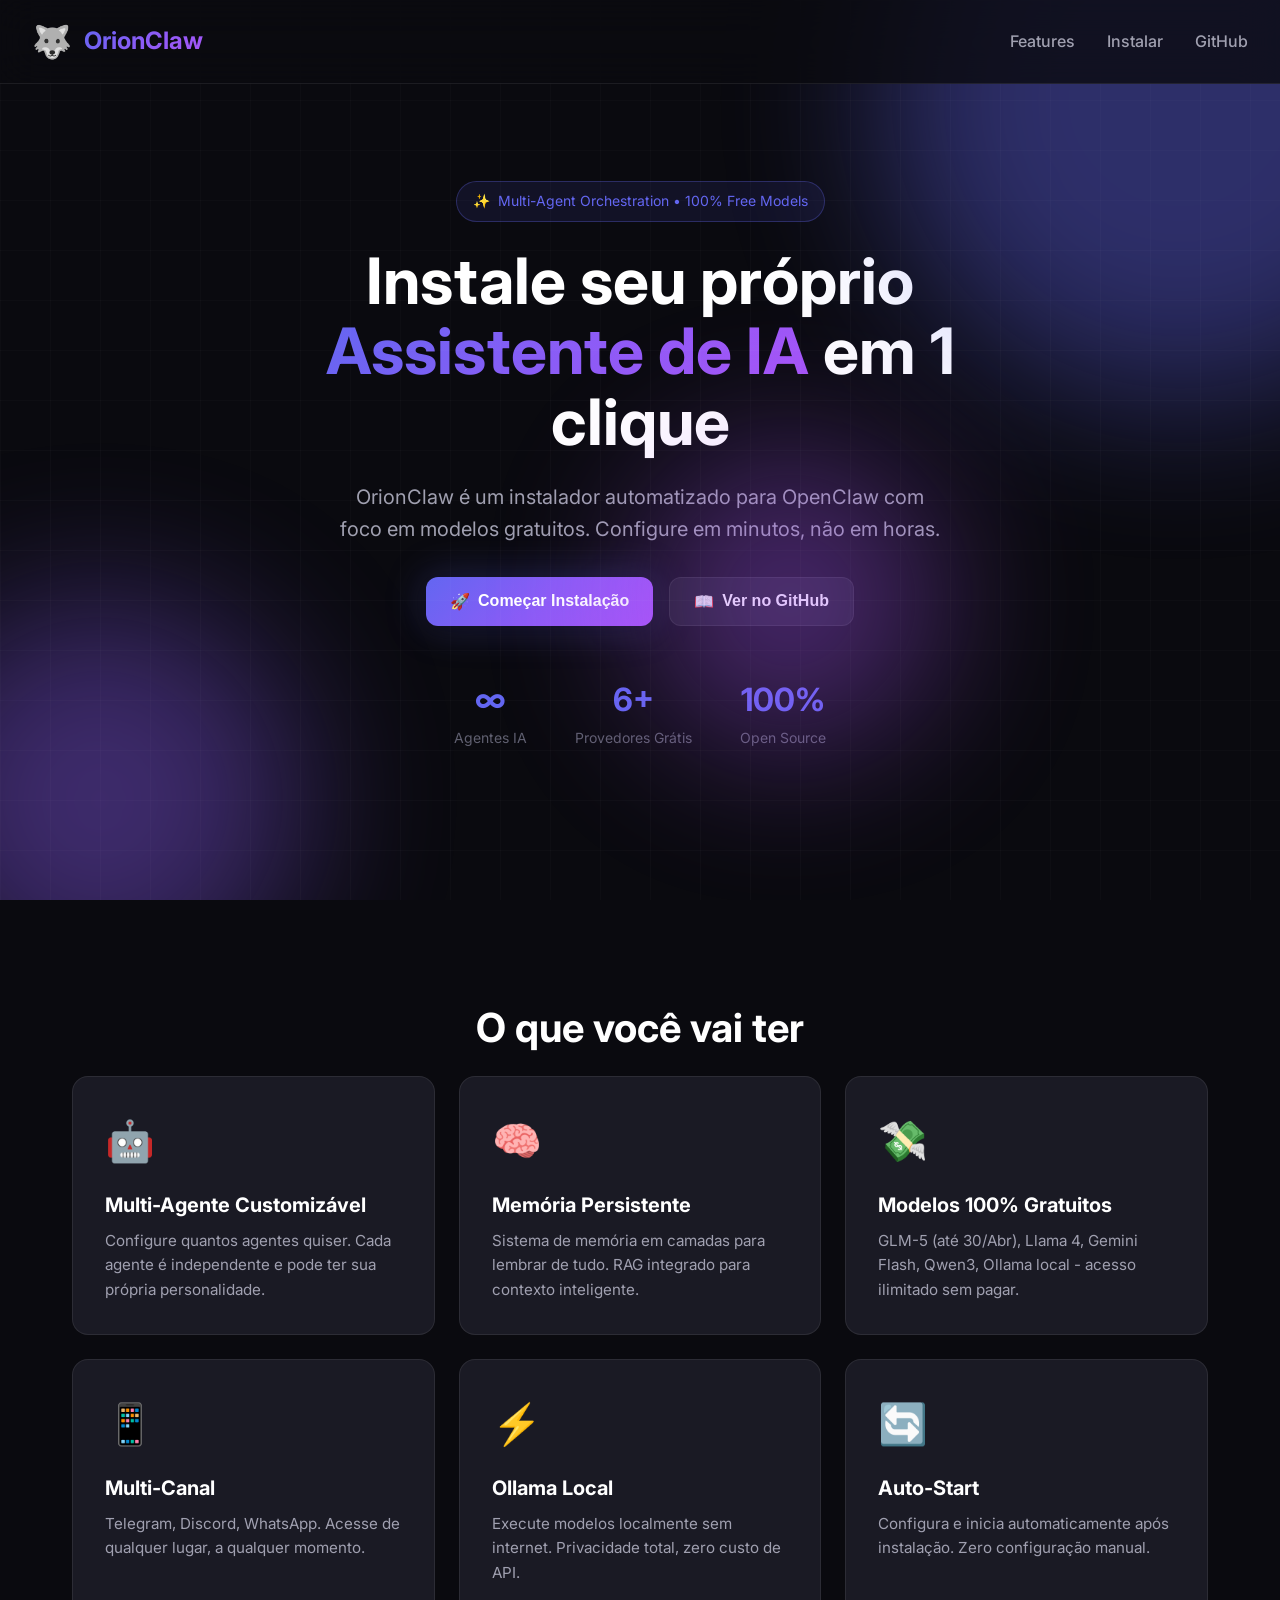
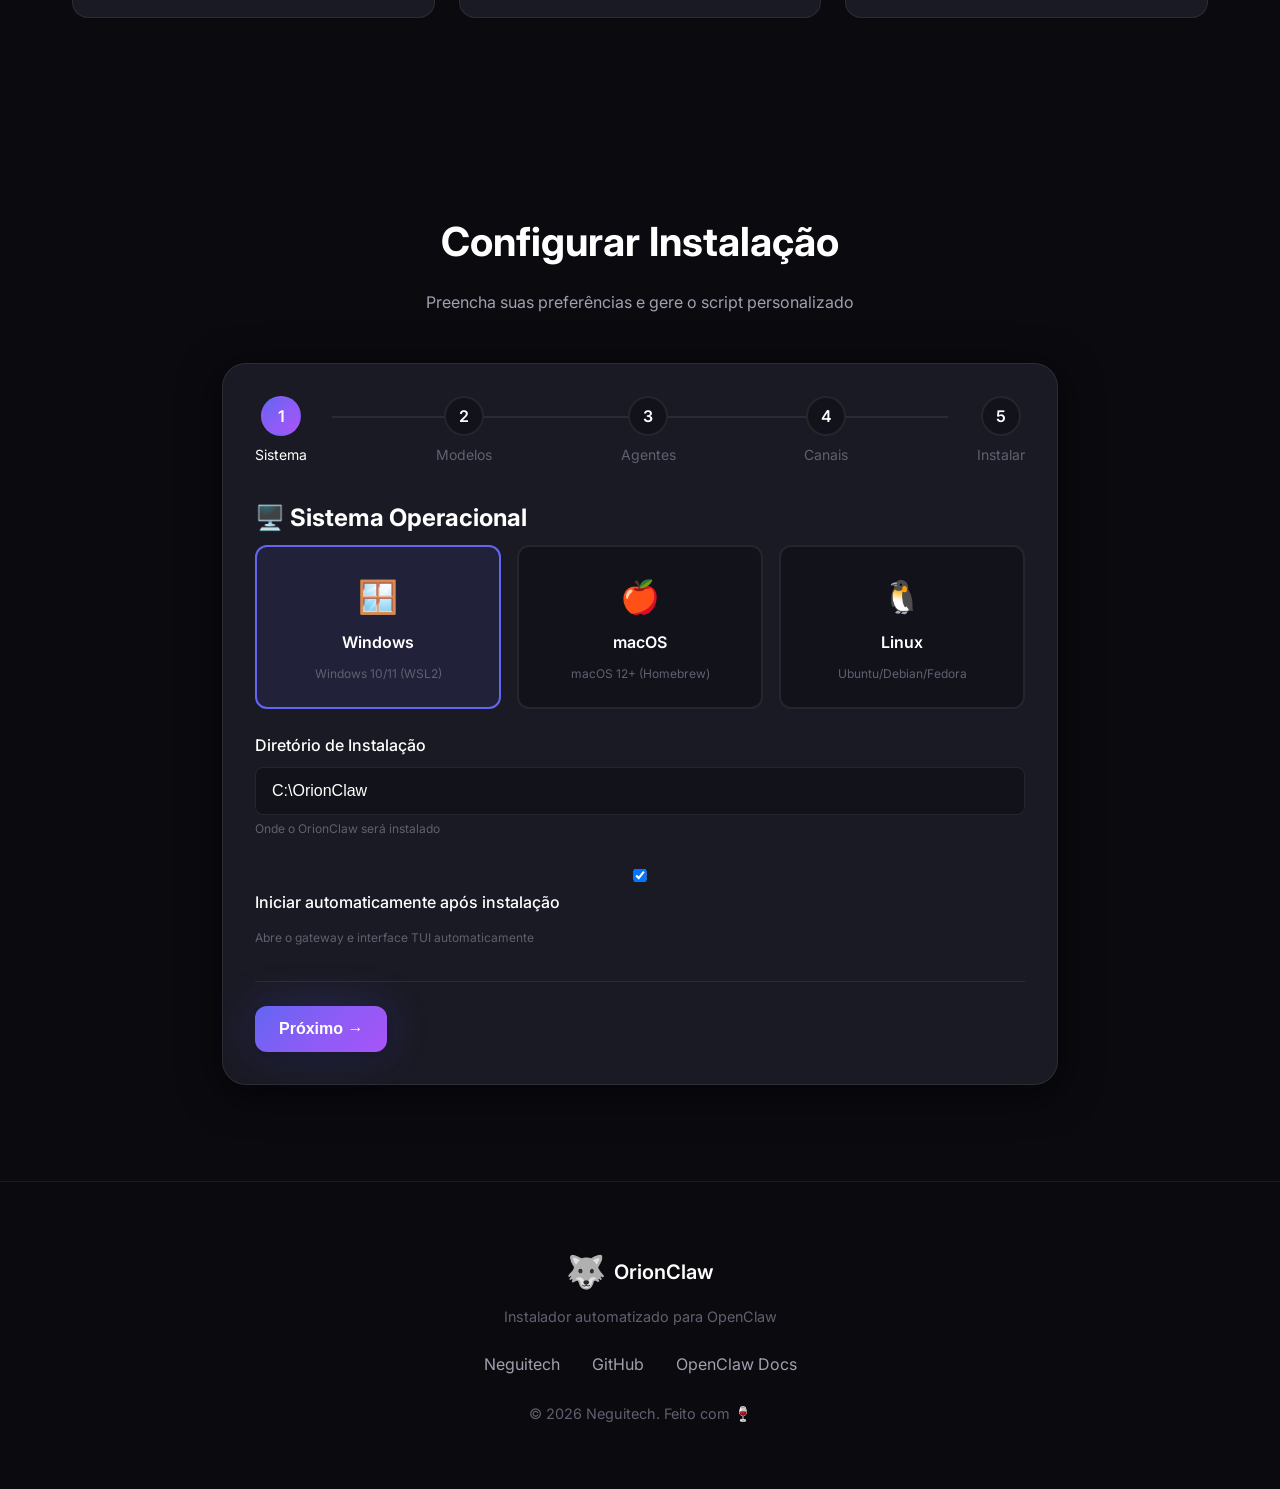
<file: web-installer/index.html>
<!DOCTYPE html>
<html lang="pt-BR">
<head>
  <meta charset="UTF-8">
  <meta name="viewport" content="width=device-width, initial-scale=1.0">
  <title>OrionClaw - One-Click Installer</title>
  
  <!-- Favicon -->
  <link rel="icon" type="image/svg+xml" href="favicon.svg">
  <link rel="icon" type="image/png" sizes="32x32" href="favicon-32.png">
  <link rel="apple-touch-icon" href="apple-touch-icon.png">
  
  <!-- Fonts -->
  <link rel="preconnect" href="https://fonts.googleapis.com">
  <link rel="preconnect" href="https://fonts.gstatic.com" crossorigin>
  <link href="https://fonts.googleapis.com/css2?family=Inter:wght@300;400;500;600;700&display=swap" rel="stylesheet">
  <link rel="stylesheet" href="styles.css">
  
  <!-- Meta -->
  <meta name="description" content="OrionClaw - Instalador automatizado para OpenClaw. Configure seu assistente de IA pessoal com modelos 100% gratuitos em 1 clique.">
  <meta name="theme-color" content="#6366f1">
</head>
<body>
  <div class="app">
    <!-- Background Effects -->
    <div class="bg-effects">
      <div class="orb orb-1"></div>
      <div class="orb orb-2"></div>
      <div class="orb orb-3"></div>
      <div class="grid-overlay"></div>
    </div>

    <!-- Header -->
    <header class="header">
      <div class="logo">
        <span class="logo-icon">🐺</span>
        <span class="logo-text">OrionClaw</span>
      </div>
      <nav class="nav">
        <a href="#features">Features</a>
        <a href="#install">Instalar</a>
        <a href="https://github.com/Neguiolidas/OrionClaw" target="_blank">GitHub</a>
      </nav>
    </header>

    <!-- Hero Section -->
    <section class="hero">
      <div class="hero-content">
        <div class="badge">
          <span class="badge-icon">✨</span>
          <span>Multi-Agent Orchestration • 100% Free Models</span>
        </div>
        <h1 class="hero-title">
          Instale seu próprio
          <span class="gradient-text">Assistente de IA</span>
          em 1 clique
        </h1>
        <p class="hero-description">
          OrionClaw é um instalador automatizado para OpenClaw com foco em modelos gratuitos.
          Configure em minutos, não em horas.
        </p>
        <div class="hero-cta">
          <button class="btn btn-primary" onclick="scrollToInstall()">
            <span class="btn-icon">🚀</span>
            Começar Instalação
          </button>
          <button class="btn btn-secondary" onclick="window.open('https://github.com/Neguiolidas/OrionClaw', '_blank')">
            <span class="btn-icon">📖</span>
            Ver no GitHub
          </button>
        </div>
        <div class="hero-stats">
          <div class="stat">
            <span class="stat-value">∞</span>
            <span class="stat-label">Agentes IA</span>
          </div>
          <div class="stat">
            <span class="stat-value">6+</span>
            <span class="stat-label">Provedores Grátis</span>
          </div>
          <div class="stat">
            <span class="stat-value">100%</span>
            <span class="stat-label">Open Source</span>
          </div>
        </div>
      </div>
    </section>

    <!-- Features Section -->
    <section id="features" class="features">
      <h2 class="section-title">O que você vai ter</h2>
      <div class="features-grid">
        <div class="feature-card">
          <div class="feature-icon">🤖</div>
          <h3>Multi-Agente Customizável</h3>
          <p>Configure quantos agentes quiser. Cada agente é independente e pode ter sua própria personalidade.</p>
        </div>
        <div class="feature-card">
          <div class="feature-icon">🧠</div>
          <h3>Memória Persistente</h3>
          <p>Sistema de memória em camadas para lembrar de tudo. RAG integrado para contexto inteligente.</p>
        </div>
        <div class="feature-card">
          <div class="feature-icon">💸</div>
          <h3>Modelos 100% Gratuitos</h3>
          <p>GLM-5 (até 30/Abr), Llama 4, Gemini Flash, Qwen3, Ollama local - acesso ilimitado sem pagar.</p>
        </div>
        <div class="feature-card">
          <div class="feature-icon">📱</div>
          <h3>Multi-Canal</h3>
          <p>Telegram, Discord, WhatsApp. Acesse de qualquer lugar, a qualquer momento.</p>
        </div>
        <div class="feature-card">
          <div class="feature-icon">⚡</div>
          <h3>Ollama Local</h3>
          <p>Execute modelos localmente sem internet. Privacidade total, zero custo de API.</p>
        </div>
        <div class="feature-card">
          <div class="feature-icon">🔄</div>
          <h3>Auto-Start</h3>
          <p>Configura e inicia automaticamente após instalação. Zero configuração manual.</p>
        </div>
      </div>
    </section>

    <!-- Installation Section -->
    <section id="install" class="install-section">
      <h2 class="section-title">Configurar Instalação</h2>
      <p class="section-subtitle">Preencha suas preferências e gere o script personalizado</p>

      <div class="installer-container">
        <!-- Progress Steps -->
        <div class="progress-steps">
          <div class="step active" data-step="1">
            <div class="step-number">1</div>
            <div class="step-label">Sistema</div>
          </div>
          <div class="step" data-step="2">
            <div class="step-number">2</div>
            <div class="step-label">Modelos</div>
          </div>
          <div class="step" data-step="3">
            <div class="step-number">3</div>
            <div class="step-label">Agentes</div>
          </div>
          <div class="step" data-step="4">
            <div class="step-number">4</div>
            <div class="step-label">Canais</div>
          </div>
          <div class="step" data-step="5">
            <div class="step-number">5</div>
            <div class="step-label">Instalar</div>
          </div>
        </div>

        <!-- Step Forms -->
        <form id="installer-form" class="installer-form">
          <!-- Step 1: Sistema -->
          <div class="form-step active" data-step="1">
            <h3>🖥️ Sistema Operacional</h3>
            <div class="os-selector">
              <label class="os-option">
                <input type="radio" name="os" value="windows" checked>
                <div class="os-card">
                  <span class="os-icon">🪟</span>
                  <span class="os-name">Windows</span>
                  <span class="os-desc">Windows 10/11 (WSL2)</span>
                </div>
              </label>
              <label class="os-option">
                <input type="radio" name="os" value="macos">
                <div class="os-card">
                  <span class="os-icon">🍎</span>
                  <span class="os-name">macOS</span>
                  <span class="os-desc">macOS 12+ (Homebrew)</span>
                </div>
              </label>
              <label class="os-option">
                <input type="radio" name="os" value="linux">
                <div class="os-card">
                  <span class="os-icon">🐧</span>
                  <span class="os-name">Linux</span>
                  <span class="os-desc">Ubuntu/Debian/Fedora</span>
                </div>
              </label>
            </div>

            <div class="form-group">
              <label>Diretório de Instalação</label>
              <input type="text" id="install-dir" placeholder="C:\OrionClaw" value="C:\OrionClaw">
              <span class="form-hint">Onde o OrionClaw será instalado</span>
            </div>

            <div class="form-group">
              <label>
                <input type="checkbox" id="auto-start" checked>
                Iniciar automaticamente após instalação
              </label>
              <span class="form-hint">Abre o gateway e interface TUI automaticamente</span>
            </div>
          </div>

          <!-- Step 2: Modelos -->
          <div class="form-step" data-step="2">
            <h3>🤖 Provedores de IA</h3>
            <p class="step-description">Selecione os provedores e insira suas API keys. Recomendamos começar com os 100% gratuitos.</p>

            <div class="providers-grid">
              <!-- Modal GLM-5 -->
              <label class="provider-option">
                <input type="checkbox" name="providers" value="modal" checked>
                <div class="provider-card featured">
                  <div class="provider-header">
                    <span class="provider-icon">🚀</span>
                    <span class="provider-name">Modal GLM-5</span>
                    <span class="provider-badge free promo">GRÁTIS até 30/Abr</span>
                  </div>
                  <p class="provider-desc">GLM-5 com reasoning ilimitado. Qualidade GPT-4 nível, totalmente grátis!</p>
                  <div class="provider-warning">
                    <span class="warning-icon">⏰</span>
                    <span>Promoção termina em 30 de Abril de 2026</span>
                  </div>
                  <div class="provider-input">
                    <input type="text" name="modal-key" placeholder="ak-...">
                    <a href="https://modal.com/glm-5-endpoint" target="_blank" class="input-link">Obter Token</a>
                  </div>
                </div>
              </label>

              <!-- OpenRouter -->
              <label class="provider-option">
                <input type="checkbox" name="providers" value="openrouter" checked>
                <div class="provider-card">
                  <div class="provider-header">
                    <span class="provider-icon">🌐</span>
                    <span class="provider-name">OpenRouter</span>
                    <span class="provider-badge free">Grátis</span>
                  </div>
                  <p class="provider-desc">Llama 4, Mistral, Qwen3, DeepSeek. Free tier muito generoso.</p>
                  <div class="provider-input">
                    <input type="text" name="openrouter-key" placeholder="sk-or-v1-...">
                    <a href="https://openrouter.ai/keys" target="_blank" class="input-link">Obter API Key</a>
                  </div>
                </div>
              </label>

              <!-- Ollama -->
              <label class="provider-option">
                <input type="checkbox" name="providers" value="ollama">
                <div class="provider-card">
                  <div class="provider-header">
                    <span class="provider-icon">🦙</span>
                    <span class="provider-name">Ollama (Local)</span>
                    <span class="provider-badge free">100% Grátis</span>
                  </div>
                  <p class="provider-desc">Execute modelos localmente. Llama 3, Mistral, Phi-3. Zero custo, privacidade total.</p>
                  <div class="provider-note">
                    <span>Requer: 8GB+ RAM (16GB recomendado)</span>
                  </div>
                </div>
              </label>

              <!-- Google AI -->
              <label class="provider-option">
                <input type="checkbox" name="providers" value="google">
                <div class="provider-card">
                  <div class="provider-header">
                    <span class="provider-icon">🔷</span>
                    <span class="provider-name">Google AI</span>
                    <span class="provider-badge free">Grátis</span>
                  </div>
                  <p class="provider-desc">Gemini 2.5 Flash, Gemma 3 27B. Free tier disponível.</p>
                  <div class="provider-input">
                    <input type="text" name="google-key" placeholder="AIzaSy...">
                    <a href="https://aistudio.google.com/apikey" target="_blank" class="input-link">Obter API Key</a>
                  </div>
                </div>
              </label>

              <!-- OpenCode -->
              <label class="provider-option">
                <input type="checkbox" name="providers" value="opencode">
                <div class="provider-card">
                  <div class="provider-header">
                    <span class="provider-icon">💻</span>
                    <span class="provider-name">OpenCode</span>
                    <span class="provider-badge free">Grátis</span>
                  </div>
                  <p class="provider-desc">GLM-4.7 Free, Kimi K2.5 Free. Modelos gratuitos de alta qualidade.</p>
                  <div class="provider-input">
                    <input type="text" name="opencode-key" placeholder="opencode_...">
                    <a href="https://opencode.ai" target="_blank" class="input-link">Obter API Key</a>
                  </div>
                </div>
              </label>

              <!-- Kilo Gateway -->
              <label class="provider-option">
                <input type="checkbox" name="providers" value="kilo">
                <div class="provider-card">
                  <div class="provider-header">
                    <span class="provider-icon">⚡</span>
                    <span class="provider-name">Kilo Gateway</span>
                    <span class="provider-badge free">Grátis</span>
                  </div>
                  <p class="provider-desc">Gateway unificado com auto-routing. Seleciona o melhor modelo automaticamente.</p>
                  <div class="provider-input">
                    <input type="text" name="kilo-key" placeholder="kilo_...">
                    <a href="https://kilocode.ai" target="_blank" class="input-link">Obter API Key</a>
                  </div>
                </div>
              </label>

              <!-- Anthropic -->
              <label class="provider-option">
                <input type="checkbox" name="providers" value="anthropic">
                <div class="provider-card">
                  <div class="provider-header">
                    <span class="provider-icon">🧬</span>
                    <span class="provider-name">Anthropic</span>
                    <span class="provider-badge paid">Pago</span>
                  </div>
                  <p class="provider-desc">Claude Opus 4.5, Claude Sonnet 4.6. Qualidade premium.</p>
                  <div class="provider-input">
                    <input type="text" name="anthropic-key" placeholder="sk-ant-...">
                    <a href="https://console.anthropic.com/" target="_blank" class="input-link">Obter API Key</a>
                  </div>
                </div>
              </label>

              <!-- OpenAI -->
              <label class="provider-option">
                <input type="checkbox" name="providers" value="openai">
                <div class="provider-card">
                  <div class="provider-header">
                    <span class="provider-icon">🤖</span>
                    <span class="provider-name">OpenAI</span>
                    <span class="provider-badge paid">Pago</span>
                  </div>
                  <p class="provider-desc">GPT-4.5, o3, o4-mini. O mais popular.</p>
                  <div class="provider-input">
                    <input type="text" name="openai-key" placeholder="sk-...">
                    <a href="https://platform.openai.com/api-keys" target="_blank" class="input-link">Obter API Key</a>
                  </div>
                </div>
              </label>
            </div>
          </div>

          <!-- Step 3: Agentes -->
          <div class="form-step" data-step="3">
            <h3>🤖 Configuração de Agentes</h3>
            <p class="step-description">Configure quantos agentes você quer. Cada agente é independente e customizável.</p>

            <div class="agents-warning">
              <div class="warning-icon-large">⚠️</div>
              <div class="warning-content">
                <h4>Atenção: Custo por Agente</h4>
                <p>Cada agente que roda em paralelo <strong>consome tokens do provedor</strong>.</p>
                <ul>
                  <li>1 agente = uso normal</li>
                  <li>3-5 agentes = 3-5x mais tokens</li>
                  <li>10+ agentes = uso intensivo (recomendado apenas com provedores gratuitos)</li>
                </ul>
              </div>
            </div>

            <div class="form-group">
              <label>Quantidade de Agentes</label>
              <div class="agents-slider-container">
                <input type="range" id="agent-count" name="agent-count" min="1" max="15" value="1" class="agents-slider">
                <div class="agents-value">
                  <span id="agent-count-display">1</span>
                  <span class="agents-label">agente(s)</span>
                </div>
              </div>
              <div class="agents-presets">
                <button type="button" class="preset-btn" onclick="setAgentCount(1)">Solo (1)</button>
                <button type="button" class="preset-btn" onclick="setAgentCount(3)">Trio (3)</button>
                <button type="button" class="preset-btn" onclick="setAgentCount(5)">Squad (5)</button>
                <button type="button" class="preset-btn" onclick="setAgentCount(10)">Team (10)</button>
              </div>
            </div>

            <div class="form-group">
              <label>Nome do Agente Principal</label>
              <input type="text" id="agent-name" placeholder="Ex: Jarvis, Friday, Cortana..." value="">
              <span class="form-hint">O nome que você quer dar ao seu assistente principal</span>
            </div>

            <div class="form-group">
              <label>Personalidade</label>
              <select id="agent-personality" class="form-select">
                <option value="neutral">Neutro - Profissional e objetivo</option>
                <option value="friendly">Amigável - Casual e acolhedor</option>
                <option value="formal">Formal - Respeitoso e técnico</option>
                <option value="witty">Espirituoso - Inteligente com humor</option>
                <option value="custom">Customizado - Defina você mesmo</option>
              </select>
            </div>

            <div class="form-group" id="custom-personality-group" style="display: none;">
              <label>Descrição da Personalidade</label>
              <textarea id="custom-personality" placeholder="Descreva como você quer que seu agente se comporte..."></textarea>
            </div>

            <div class="agents-cost-estimate">
              <h4>💰 Estimativa de Custo</h4>
              <div id="cost-estimate">
                <p class="cost-free">✅ Com provedores gratuitos selecionados: <strong>$0/mês</strong></p>
              </div>
            </div>
          </div>

          <!-- Step 4: Canais -->
          <div class="form-step" data-step="4">
            <h3>💬 Canais de Comunicação</h3>
            <p class="step-description">Escolha como você quer interagir com seu assistente. Terminal/CLI está sempre disponível.</p>

            <div class="channels-grid">
              <label class="channel-option">
                <input type="checkbox" name="channels" value="telegram" checked>
                <div class="channel-card">
                  <span class="channel-icon">📱</span>
                  <span class="channel-name">Telegram</span>
                  <div class="channel-input">
                    <input type="text" name="telegram-token" placeholder="1234567890:ABCdefGHIjklMNOpqrsTUVwxyz">
                    <a href="https://t.me/BotFather" target="_blank" class="input-link">Criar Bot</a>
                  </div>
                  <span class="channel-hint">Token do bot obtido via @BotFather</span>
                </div>
              </label>

              <label class="channel-option">
                <input type="checkbox" name="channels" value="discord">
                <div class="channel-card">
                  <span class="channel-icon">🎮</span>
                  <span class="channel-name">Discord</span>
                  <div class="channel-input">
                    <input type="text" name="discord-token" placeholder="MTk4NjIyNDgzNDc...">
                    <a href="https://discord.com/developers/applications" target="_blank" class="input-link">Criar Bot</a>
                  </div>
                  <span class="channel-hint">Bot Token do Discord Developer Portal</span>
                </div>
              </label>

              <label class="channel-option">
                <input type="checkbox" name="channels" value="whatsapp">
                <div class="channel-card">
                  <span class="channel-icon">💚</span>
                  <span class="channel-name">WhatsApp</span>
                  <span class="channel-note">Configure via QR Code após instalação</span>
                </div>
              </label>
            </div>

            <div class="form-group">
              <label>Seu nome (como o assistente vai te chamar)</label>
              <input type="text" id="user-name" placeholder="Seu nome" required>
            </div>
          </div>

          <!-- Step 5: Instalar -->
          <div class="form-step" data-step="5">
            <h3>🚀 Pronto para Instalar!</h3>
            
            <div class="summary-card">
              <h4>Resumo da Configuração</h4>
              <div id="config-summary"></div>
            </div>

            <div class="install-options">
              <div class="install-option">
                <h4>Opção 1: Download do Script</h4>
                <p>Baixe e execute manualmente</p>
                <button type="button" class="btn btn-primary" onclick="downloadScript()">
                  <span class="btn-icon">📥</span>
                  Baixar Script
                </button>
              </div>

              <div class="install-option">
                <h4>Opção 2: Copiar Comando</h4>
                <p>Cole no PowerShell/Terminal como Administrador</p>
                <div class="code-block">
                  <code id="install-command"></code>
                  <button type="button" class="copy-btn" onclick="copyCommand()">
                    <span>📋</span>
                  </button>
                </div>
              </div>
            </div>

            <div class="install-notes">
              <h4>⚠️ Importante</h4>
              <ul>
                <li>Execute o PowerShell/Terminal como <strong>Administrador</strong></li>
                <li>A instalação pode levar 5-15 minutos dependendo da conexão</li>
                <li><strong>Dependências instaladas automaticamente:</strong></li>
                <ul>
                  <li>Node.js 22 LTS</li>
                  <li>Git</li>
                  <li>OpenClaw CLI</li>
                  <li>Dependências do sistema (curl, build-essential)</li>
                </ul>
                <li>Se selecionou Ollama, será instalado automaticamente</li>
                <li>Gateway iniciará automaticamente após instalação</li>
              </ul>
            </div>
          </div>

          <!-- Navigation Buttons -->
          <div class="form-navigation">
            <button type="button" class="btn btn-ghost" id="prev-btn" onclick="prevStep()" style="display: none;">
              ← Anterior
            </button>
            <button type="button" class="btn btn-primary" id="next-btn" onclick="nextStep()">
              Próximo →
            </button>
          </div>
        </form>
      </div>
    </section>

    <!-- Footer -->
    <footer class="footer">
      <div class="footer-content">
        <div class="footer-logo">
          <span class="logo-icon">🐺</span>
          <span>OrionClaw</span>
        </div>
        <p>Instalador automatizado para OpenClaw</p>
        <div class="footer-links">
          <a href="https://neguitech.app">Neguitech</a>
          <a href="https://github.com/Neguiolidas/OrionClaw">GitHub</a>
          <a href="https://docs.openclaw.ai">OpenClaw Docs</a>
        </div>
        <p class="footer-copyright">© 2026 Neguitech. Feito com 🍷</p>
      </div>
    </footer>
  </div>

  <script src="app.js"></script>
</body>
</html>
</file>
<file: web-installer/styles.css>
/* OrionClaw Installer - Modern Dark Theme */

:root {
  --bg-primary: #0a0a0f;
  --bg-secondary: #12121a;
  --bg-card: #1a1a24;
  --bg-card-hover: #22222e;
  
  --text-primary: #ffffff;
  --text-secondary: #a0a0b0;
  --text-muted: #606070;
  
  --accent-primary: #6366f1;
  --accent-secondary: #8b5cf6;
  --accent-gradient: linear-gradient(135deg, #6366f1 0%, #8b5cf6 50%, #a855f7 100%);
  
  --success: #22c55e;
  --warning: #f59e0b;
  --error: #ef4444;
  
  --border-color: rgba(255, 255, 255, 0.08);
  --border-hover: rgba(255, 255, 255, 0.15);
  
  --shadow-sm: 0 2px 8px rgba(0, 0, 0, 0.3);
  --shadow-md: 0 4px 20px rgba(0, 0, 0, 0.4);
  --shadow-lg: 0 8px 40px rgba(0, 0, 0, 0.5);
  --shadow-glow: 0 0 40px rgba(99, 102, 241, 0.3);
  
  --radius-sm: 8px;
  --radius-md: 12px;
  --radius-lg: 16px;
  --radius-xl: 24px;
  
  --transition-fast: 0.15s ease;
  --transition-normal: 0.3s ease;
  --transition-slow: 0.5s ease;
}

* {
  margin: 0;
  padding: 0;
  box-sizing: border-box;
}

html {
  scroll-behavior: smooth;
}

body {
  font-family: 'Inter', -apple-system, BlinkMacSystemFont, 'Segoe UI', sans-serif;
  background: var(--bg-primary);
  color: var(--text-primary);
  line-height: 1.6;
  min-height: 100vh;
  overflow-x: hidden;
}

/* Background Effects */
.bg-effects {
  position: fixed;
  top: 0;
  left: 0;
  width: 100%;
  height: 100%;
  pointer-events: none;
  z-index: 0;
  overflow: hidden;
}

.orb {
  position: absolute;
  border-radius: 50%;
  filter: blur(80px);
  opacity: 0.4;
  animation: float 20s ease-in-out infinite;
}

.orb-1 {
  width: 600px;
  height: 600px;
  background: var(--accent-primary);
  top: -200px;
  right: -200px;
  animation-delay: 0s;
}

.orb-2 {
  width: 400px;
  height: 400px;
  background: var(--accent-secondary);
  bottom: -100px;
  left: -100px;
  animation-delay: -7s;
}

.orb-3 {
  width: 300px;
  height: 300px;
  background: #a855f7;
  top: 50%;
  left: 50%;
  animation-delay: -14s;
}

@keyframes float {
  0%, 100% { transform: translate(0, 0) scale(1); }
  25% { transform: translate(30px, -30px) scale(1.05); }
  50% { transform: translate(-20px, 20px) scale(0.95); }
  75% { transform: translate(20px, 30px) scale(1.02); }
}

.grid-overlay {
  position: absolute;
  top: 0;
  left: 0;
  width: 100%;
  height: 100%;
  background-image: 
    linear-gradient(rgba(255, 255, 255, 0.02) 1px, transparent 1px),
    linear-gradient(90deg, rgba(255, 255, 255, 0.02) 1px, transparent 1px);
  background-size: 50px 50px;
}

/* App Container */
.app {
  position: relative;
  z-index: 1;
}

/* Header */
.header {
  position: fixed;
  top: 0;
  left: 0;
  right: 0;
  padding: 1rem 2rem;
  display: flex;
  justify-content: space-between;
  align-items: center;
  background: rgba(10, 10, 15, 0.8);
  backdrop-filter: blur(20px);
  border-bottom: 1px solid var(--border-color);
  z-index: 100;
}

.logo {
  display: flex;
  align-items: center;
  gap: 0.75rem;
  font-size: 1.5rem;
  font-weight: 700;
}

.logo-icon {
  font-size: 2rem;
}

.logo-text {
  background: var(--accent-gradient);
  -webkit-background-clip: text;
  -webkit-text-fill-color: transparent;
  background-clip: text;
}

.nav {
  display: flex;
  gap: 2rem;
}

.nav a {
  color: var(--text-secondary);
  text-decoration: none;
  font-weight: 500;
  transition: color var(--transition-fast);
}

.nav a:hover {
  color: var(--text-primary);
}

/* Hero Section */
.hero {
  min-height: 100vh;
  display: flex;
  align-items: center;
  justify-content: center;
  padding: 6rem 2rem 4rem;
  text-align: center;
}

.hero-content {
  max-width: 800px;
}

.badge {
  display: inline-flex;
  align-items: center;
  gap: 0.5rem;
  padding: 0.5rem 1rem;
  background: rgba(99, 102, 241, 0.1);
  border: 1px solid rgba(99, 102, 241, 0.3);
  border-radius: 9999px;
  font-size: 0.875rem;
  color: var(--accent-primary);
  margin-bottom: 1.5rem;
}

.hero-title {
  font-size: clamp(2.5rem, 5vw, 4rem);
  font-weight: 700;
  line-height: 1.1;
  margin-bottom: 1.5rem;
}

.gradient-text {
  background: var(--accent-gradient);
  -webkit-background-clip: text;
  -webkit-text-fill-color: transparent;
  background-clip: text;
}

.hero-description {
  font-size: 1.25rem;
  color: var(--text-secondary);
  margin-bottom: 2rem;
  max-width: 600px;
  margin-left: auto;
  margin-right: auto;
}

.hero-cta {
  display: flex;
  gap: 1rem;
  justify-content: center;
  flex-wrap: wrap;
  margin-bottom: 3rem;
}

.hero-stats {
  display: flex;
  justify-content: center;
  gap: 3rem;
}

.stat {
  text-align: center;
}

.stat-value {
  display: block;
  font-size: 2rem;
  font-weight: 700;
  color: var(--accent-primary);
}

.stat-label {
  font-size: 0.875rem;
  color: var(--text-muted);
}

/* Buttons */
.btn {
  display: inline-flex;
  align-items: center;
  gap: 0.5rem;
  padding: 0.875rem 1.5rem;
  border-radius: var(--radius-md);
  font-size: 1rem;
  font-weight: 600;
  cursor: pointer;
  transition: all var(--transition-fast);
  border: none;
  text-decoration: none;
}

.btn-primary {
  background: var(--accent-gradient);
  color: white;
  box-shadow: var(--shadow-md), var(--shadow-glow);
}

.btn-primary:hover {
  transform: translateY(-2px);
  box-shadow: var(--shadow-lg), 0 0 60px rgba(99, 102, 241, 0.4);
}

.btn-secondary {
  background: var(--bg-card);
  color: var(--text-primary);
  border: 1px solid var(--border-color);
}

.btn-secondary:hover {
  background: var(--bg-card-hover);
  border-color: var(--border-hover);
}

.btn-ghost {
  background: transparent;
  color: var(--text-secondary);
}

.btn-ghost:hover {
  color: var(--text-primary);
  background: rgba(255, 255, 255, 0.05);
}

/* Features Section */
.features {
  padding: 6rem 2rem;
  max-width: 1200px;
  margin: 0 auto;
}

.section-title {
  text-align: center;
  font-size: 2.5rem;
  font-weight: 700;
  margin-bottom: 1rem;
}

.section-subtitle {
  text-align: center;
  color: var(--text-secondary);
  margin-bottom: 3rem;
}

.features-grid {
  display: grid;
  grid-template-columns: repeat(auto-fit, minmax(300px, 1fr));
  gap: 1.5rem;
}

.feature-card {
  background: var(--bg-card);
  border: 1px solid var(--border-color);
  border-radius: var(--radius-lg);
  padding: 2rem;
  transition: all var(--transition-normal);
}

.feature-card:hover {
  transform: translateY(-4px);
  border-color: var(--accent-primary);
  box-shadow: var(--shadow-md), 0 0 30px rgba(99, 102, 241, 0.1);
}

.feature-icon {
  font-size: 2.5rem;
  margin-bottom: 1rem;
}

.feature-card h3 {
  font-size: 1.25rem;
  margin-bottom: 0.5rem;
}

.feature-card p {
  color: var(--text-secondary);
  font-size: 0.95rem;
}

/* Installation Section */
.install-section {
  padding: 6rem 2rem;
  max-width: 900px;
  margin: 0 auto;
}

.installer-container {
  background: var(--bg-card);
  border: 1px solid var(--border-color);
  border-radius: var(--radius-xl);
  padding: 2rem;
  box-shadow: var(--shadow-lg);
}

/* Progress Steps */
.progress-steps {
  display: flex;
  justify-content: space-between;
  margin-bottom: 2rem;
  position: relative;
}

.progress-steps::before {
  content: '';
  position: absolute;
  top: 20px;
  left: 10%;
  right: 10%;
  height: 2px;
  background: var(--border-color);
  z-index: 0;
}

.step {
  display: flex;
  flex-direction: column;
  align-items: center;
  gap: 0.5rem;
  position: relative;
  z-index: 1;
}

.step-number {
  width: 40px;
  height: 40px;
  border-radius: 50%;
  background: var(--bg-secondary);
  border: 2px solid var(--border-color);
  display: flex;
  align-items: center;
  justify-content: center;
  font-weight: 600;
  transition: all var(--transition-normal);
}

.step.active .step-number {
  background: var(--accent-gradient);
  border-color: transparent;
}

.step.completed .step-number {
  background: var(--success);
  border-color: transparent;
}

.step-label {
  font-size: 0.875rem;
  color: var(--text-muted);
}

.step.active .step-label {
  color: var(--text-primary);
}

/* Form Steps */
.form-step {
  display: none;
}

.form-step.active {
  display: block;
  animation: fadeIn 0.3s ease;
}

@keyframes fadeIn {
  from { opacity: 0; transform: translateY(10px); }
  to { opacity: 1; transform: translateY(0); }
}

.form-step h3 {
  font-size: 1.5rem;
  margin-bottom: 0.5rem;
}

.step-description {
  color: var(--text-secondary);
  margin-bottom: 1.5rem;
}

/* OS Selector */
.os-selector {
  display: grid;
  grid-template-columns: repeat(3, 1fr);
  gap: 1rem;
  margin-bottom: 1.5rem;
}

.os-option input {
  display: none;
}

.os-card {
  display: flex;
  flex-direction: column;
  align-items: center;
  gap: 0.5rem;
  padding: 1.5rem;
  background: var(--bg-secondary);
  border: 2px solid var(--border-color);
  border-radius: var(--radius-md);
  cursor: pointer;
  transition: all var(--transition-fast);
}

.os-option input:checked + .os-card {
  border-color: var(--accent-primary);
  background: rgba(99, 102, 241, 0.1);
}

.os-card:hover {
  border-color: var(--border-hover);
}

.os-icon {
  font-size: 2rem;
}

.os-name {
  font-weight: 600;
}

.os-desc {
  font-size: 0.75rem;
  color: var(--text-muted);
}

/* Form Groups */
.form-group {
  margin-bottom: 1.5rem;
}

.form-group label {
  display: block;
  font-weight: 500;
  margin-bottom: 0.5rem;
}

.form-group input {
  width: 100%;
  padding: 0.875rem 1rem;
  background: var(--bg-secondary);
  border: 1px solid var(--border-color);
  border-radius: var(--radius-sm);
  color: var(--text-primary);
  font-size: 1rem;
  transition: all var(--transition-fast);
}

.form-group input:focus {
  outline: none;
  border-color: var(--accent-primary);
  box-shadow: 0 0 0 3px rgba(99, 102, 241, 0.2);
}

.form-hint {
  font-size: 0.75rem;
  color: var(--text-muted);
  margin-top: 0.25rem;
}

/* Providers Grid */
.providers-grid {
  display: flex;
  flex-direction: column;
  gap: 1rem;
}

.provider-option input {
  display: none;
}

.provider-card {
  padding: 1.25rem;
  background: var(--bg-secondary);
  border: 2px solid var(--border-color);
  border-radius: var(--radius-md);
  cursor: pointer;
  transition: all var(--transition-fast);
}

.provider-option input:checked + .provider-card {
  border-color: var(--accent-primary);
  background: rgba(99, 102, 241, 0.05);
}

.provider-header {
  display: flex;
  align-items: center;
  gap: 0.75rem;
  margin-bottom: 0.5rem;
}

.provider-icon {
  font-size: 1.5rem;
}

.provider-name {
  font-weight: 600;
  flex: 1;
}

.provider-badge {
  padding: 0.25rem 0.5rem;
  border-radius: 9999px;
  font-size: 0.7rem;
  font-weight: 600;
  text-transform: uppercase;
}

.provider-badge.free {
  background: rgba(34, 197, 94, 0.2);
  color: var(--success);
}

.provider-badge.paid {
  background: rgba(245, 158, 11, 0.2);
  color: var(--warning);
}

.provider-desc {
  font-size: 0.875rem;
  color: var(--text-secondary);
  margin-bottom: 0.75rem;
}

.provider-input {
  display: flex;
  gap: 0.5rem;
  align-items: center;
}

.provider-input input {
  flex: 1;
  padding: 0.5rem 0.75rem;
  background: var(--bg-primary);
  border: 1px solid var(--border-color);
  border-radius: var(--radius-sm);
  color: var(--text-primary);
  font-size: 0.875rem;
}

.input-link {
  font-size: 0.75rem;
  color: var(--accent-primary);
  text-decoration: none;
  white-space: nowrap;
}

.input-link:hover {
  text-decoration: underline;
}

/* Channels Grid */
.channels-grid {
  display: grid;
  grid-template-columns: repeat(2, 1fr);
  gap: 1rem;
  margin-bottom: 1.5rem;
}

.channel-option input {
  display: none;
}

.channel-card {
  padding: 1.25rem;
  background: var(--bg-secondary);
  border: 2px solid var(--border-color);
  border-radius: var(--radius-md);
  cursor: pointer;
  transition: all var(--transition-fast);
  display: flex;
  flex-direction: column;
  gap: 0.75rem;
}

.channel-option input:checked + .channel-card {
  border-color: var(--accent-primary);
  background: rgba(99, 102, 241, 0.05);
}

.channel-icon {
  font-size: 1.5rem;
}

.channel-name {
  font-weight: 600;
}

.channel-note {
  font-size: 0.75rem;
  color: var(--text-muted);
}

.channel-input {
  display: flex;
  flex-direction: column;
  gap: 0.5rem;
}

.channel-input input {
  padding: 0.5rem 0.75rem;
  background: var(--bg-primary);
  border: 1px solid var(--border-color);
  border-radius: var(--radius-sm);
  color: var(--text-primary);
  font-size: 0.875rem;
}

/* Summary Card */
.summary-card {
  background: var(--bg-secondary);
  border-radius: var(--radius-md);
  padding: 1.5rem;
  margin-bottom: 1.5rem;
}

.summary-card h4 {
  margin-bottom: 1rem;
}

#config-summary {
  display: flex;
  flex-direction: column;
  gap: 0.5rem;
  font-size: 0.9rem;
}

#config-summary .summary-item {
  display: flex;
  justify-content: space-between;
  padding: 0.5rem 0;
  border-bottom: 1px solid var(--border-color);
}

#config-summary .summary-item:last-child {
  border-bottom: none;
}

#config-summary .summary-label {
  color: var(--text-muted);
}

#config-summary .summary-value {
  font-weight: 500;
}

/* Install Options */
.install-options {
  display: grid;
  grid-template-columns: repeat(2, 1fr);
  gap: 1.5rem;
  margin-bottom: 1.5rem;
}

.install-option {
  background: var(--bg-secondary);
  border-radius: var(--radius-md);
  padding: 1.5rem;
  text-align: center;
}

.install-option h4 {
  margin-bottom: 0.5rem;
}

.install-option p {
  font-size: 0.875rem;
  color: var(--text-muted);
  margin-bottom: 1rem;
}

.code-block {
  display: flex;
  align-items: center;
  background: var(--bg-primary);
  border-radius: var(--radius-sm);
  overflow: hidden;
  max-width: 100%;
  word-break: break-all;
}

.code-block code {
  flex: 1;
  padding: 0.75rem 1rem;
  font-family: 'Monaco', 'Menlo', monospace;
  font-size: 0.75rem;
  color: var(--accent-primary);
  overflow-x: auto;
  white-space: pre-wrap;
  word-break: break-all;
  max-width: calc(100% - 50px);
}

.copy-btn {
  padding: 0.75rem 1rem;
  background: var(--bg-card);
  border: none;
  cursor: pointer;
  transition: background var(--transition-fast);
}

.copy-btn:hover {
  background: var(--bg-card-hover);
}

/* Install Notes */
.install-notes {
  background: rgba(245, 158, 11, 0.1);
  border: 1px solid rgba(245, 158, 11, 0.3);
  border-radius: var(--radius-md);
  padding: 1rem 1.5rem;
}

.install-notes h4 {
  color: var(--warning);
  margin-bottom: 0.5rem;
}

.install-notes ul {
  margin-left: 1.5rem;
  color: var(--text-secondary);
  font-size: 0.9rem;
}

.install-notes li {
  margin-bottom: 0.25rem;
}

/* Form Navigation */
.form-navigation {
  display: flex;
  justify-content: space-between;
  margin-top: 2rem;
  padding-top: 1.5rem;
  border-top: 1px solid var(--border-color);
}

/* Footer */
.footer {
  padding: 4rem 2rem;
  text-align: center;
  border-top: 1px solid var(--border-color);
}

.footer-logo {
  display: flex;
  align-items: center;
  justify-content: center;
  gap: 0.5rem;
  font-size: 1.25rem;
  font-weight: 600;
  margin-bottom: 0.5rem;
}

.footer p {
  color: var(--text-muted);
  font-size: 0.9rem;
}

.footer-links {
  display: flex;
  justify-content: center;
  gap: 2rem;
  margin: 1.5rem 0;
}

.footer-links a {
  color: var(--text-secondary);
  text-decoration: none;
}

.footer-links a:hover {
  color: var(--accent-primary);
}

.footer-copyright {
  font-size: 0.8rem;
}

/* Featured Provider Card */
.provider-card.featured {
  background: linear-gradient(135deg, rgba(99, 102, 241, 0.15) 0%, rgba(139, 92, 246, 0.1) 100%);
  border-color: var(--accent-primary);
}

.provider-warning {
  display: flex;
  align-items: center;
  gap: 0.5rem;
  padding: 0.5rem 0.75rem;
  background: rgba(245, 158, 11, 0.15);
  border-radius: var(--radius-sm);
  font-size: 0.8rem;
  color: var(--warning);
  margin-bottom: 0.75rem;
}

.warning-icon {
  font-size: 1rem;
}

.provider-badge.promo {
  background: linear-gradient(135deg, var(--success) 0%, #16a34a 100%);
  color: white;
  animation: pulse 2s ease-in-out infinite;
}

@keyframes pulse {
  0%, 100% { opacity: 1; }
  50% { opacity: 0.7; }
}

.provider-note {
  font-size: 0.75rem;
  color: var(--text-muted);
  padding: 0.5rem;
  background: rgba(255, 255, 255, 0.03);
  border-radius: var(--radius-sm);
}

/* Agents Section */
.agents-warning {
  display: flex;
  gap: 1rem;
  padding: 1.25rem;
  background: rgba(245, 158, 11, 0.1);
  border: 1px solid rgba(245, 158, 11, 0.3);
  border-radius: var(--radius-md);
  margin-bottom: 2rem;
}

.warning-icon-large {
  font-size: 2rem;
}

.warning-content h4 {
  color: var(--warning);
  margin-bottom: 0.5rem;
}

.warning-content p {
  color: var(--text-secondary);
  font-size: 0.9rem;
  margin-bottom: 0.5rem;
}

.warning-content ul {
  margin-left: 1.5rem;
  font-size: 0.85rem;
  color: var(--text-muted);
}

.warning-content li {
  margin-bottom: 0.25rem;
}

/* Agents Slider */
.agents-slider-container {
  display: flex;
  align-items: center;
  gap: 1.5rem;
  margin-bottom: 1rem;
}

.agents-slider {
  flex: 1;
  height: 8px;
  border-radius: 4px;
  background: var(--bg-secondary);
  appearance: none;
  outline: none;
}

.agents-slider::-webkit-slider-thumb {
  appearance: none;
  width: 24px;
  height: 24px;
  border-radius: 50%;
  background: var(--accent-gradient);
  cursor: pointer;
  box-shadow: var(--shadow-md), var(--shadow-glow);
  transition: transform var(--transition-fast);
}

.agents-slider::-webkit-slider-thumb:hover {
  transform: scale(1.1);
}

.agents-slider::-moz-range-thumb {
  width: 24px;
  height: 24px;
  border-radius: 50%;
  background: var(--accent-gradient);
  cursor: pointer;
  border: none;
}

.agents-value {
  display: flex;
  align-items: baseline;
  gap: 0.25rem;
  min-width: 100px;
}

#agent-count-display {
  font-size: 2rem;
  font-weight: 700;
  color: var(--accent-primary);
}

.agents-label {
  font-size: 0.9rem;
  color: var(--text-muted);
}

.agents-presets {
  display: flex;
  gap: 0.5rem;
  flex-wrap: wrap;
}

.preset-btn {
  padding: 0.5rem 1rem;
  background: var(--bg-secondary);
  border: 1px solid var(--border-color);
  border-radius: var(--radius-sm);
  color: var(--text-secondary);
  font-size: 0.85rem;
  cursor: pointer;
  transition: all var(--transition-fast);
}

.preset-btn:hover {
  background: var(--bg-card);
  border-color: var(--accent-primary);
  color: var(--text-primary);
}

/* Form Select */
.form-select {
  width: 100%;
  padding: 0.875rem 1rem;
  background: var(--bg-secondary);
  border: 1px solid var(--border-color);
  border-radius: var(--radius-sm);
  color: var(--text-primary);
  font-size: 1rem;
  cursor: pointer;
  appearance: none;
  background-image: url("data:image/svg+xml,%3Csvg xmlns='http://www.w3.org/2000/svg' width='12' height='12' fill='%23a0a0b0' viewBox='0 0 16 16'%3E%3Cpath d='M8 11L3 6h10l-5 5z'/%3E%3C/svg%3E");
  background-repeat: no-repeat;
  background-position: right 1rem center;
}

.form-select:focus {
  outline: none;
  border-color: var(--accent-primary);
}

textarea {
  width: 100%;
  min-height: 100px;
  padding: 0.875rem 1rem;
  background: var(--bg-secondary);
  border: 1px solid var(--border-color);
  border-radius: var(--radius-sm);
  color: var(--text-primary);
  font-size: 1rem;
  font-family: inherit;
  resize: vertical;
}

textarea:focus {
  outline: none;
  border-color: var(--accent-primary);
}

/* Cost Estimate */
.agents-cost-estimate {
  background: var(--bg-secondary);
  border-radius: var(--radius-md);
  padding: 1.25rem;
  margin-top: 1.5rem;
}

.agents-cost-estimate h4 {
  margin-bottom: 0.75rem;
}

.cost-free {
  color: var(--success);
}

.cost-low {
  color: var(--text-primary);
}

.cost-high {
  color: var(--warning);
}

/* Responsive */
@media (max-width: 768px) {
  .header {
    padding: 1rem;
  }
  
  .nav {
    display: none;
  }
  
  .hero {
    padding: 5rem 1rem 3rem;
  }
  
  .hero-stats {
    gap: 1.5rem;
  }
  
  .os-selector {
    grid-template-columns: 1fr;
  }
  
  .channels-grid {
    grid-template-columns: 1fr;
  }
  
  .install-options {
    grid-template-columns: 1fr;
  }
  
  .progress-steps {
    flex-wrap: wrap;
    gap: 1rem;
  }
  
  .progress-steps::before {
    display: none;
  }
}
</file>
